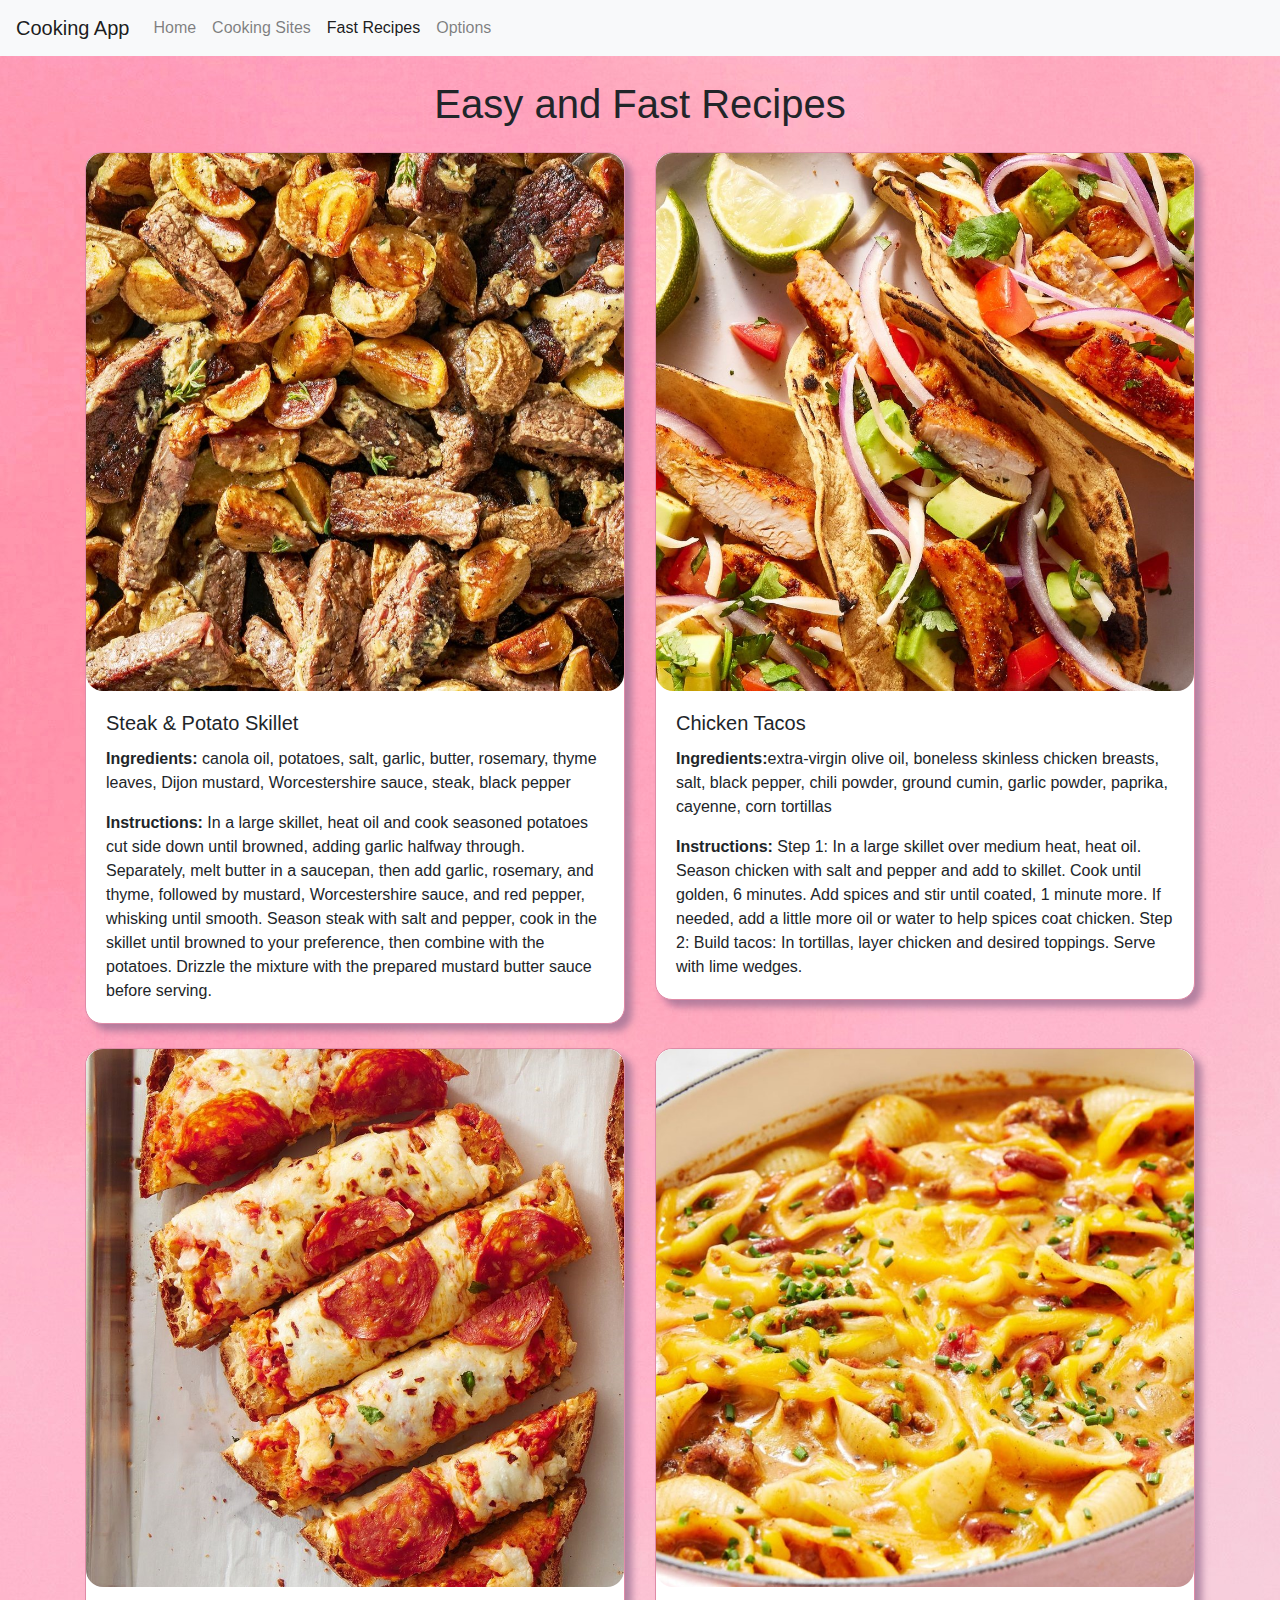
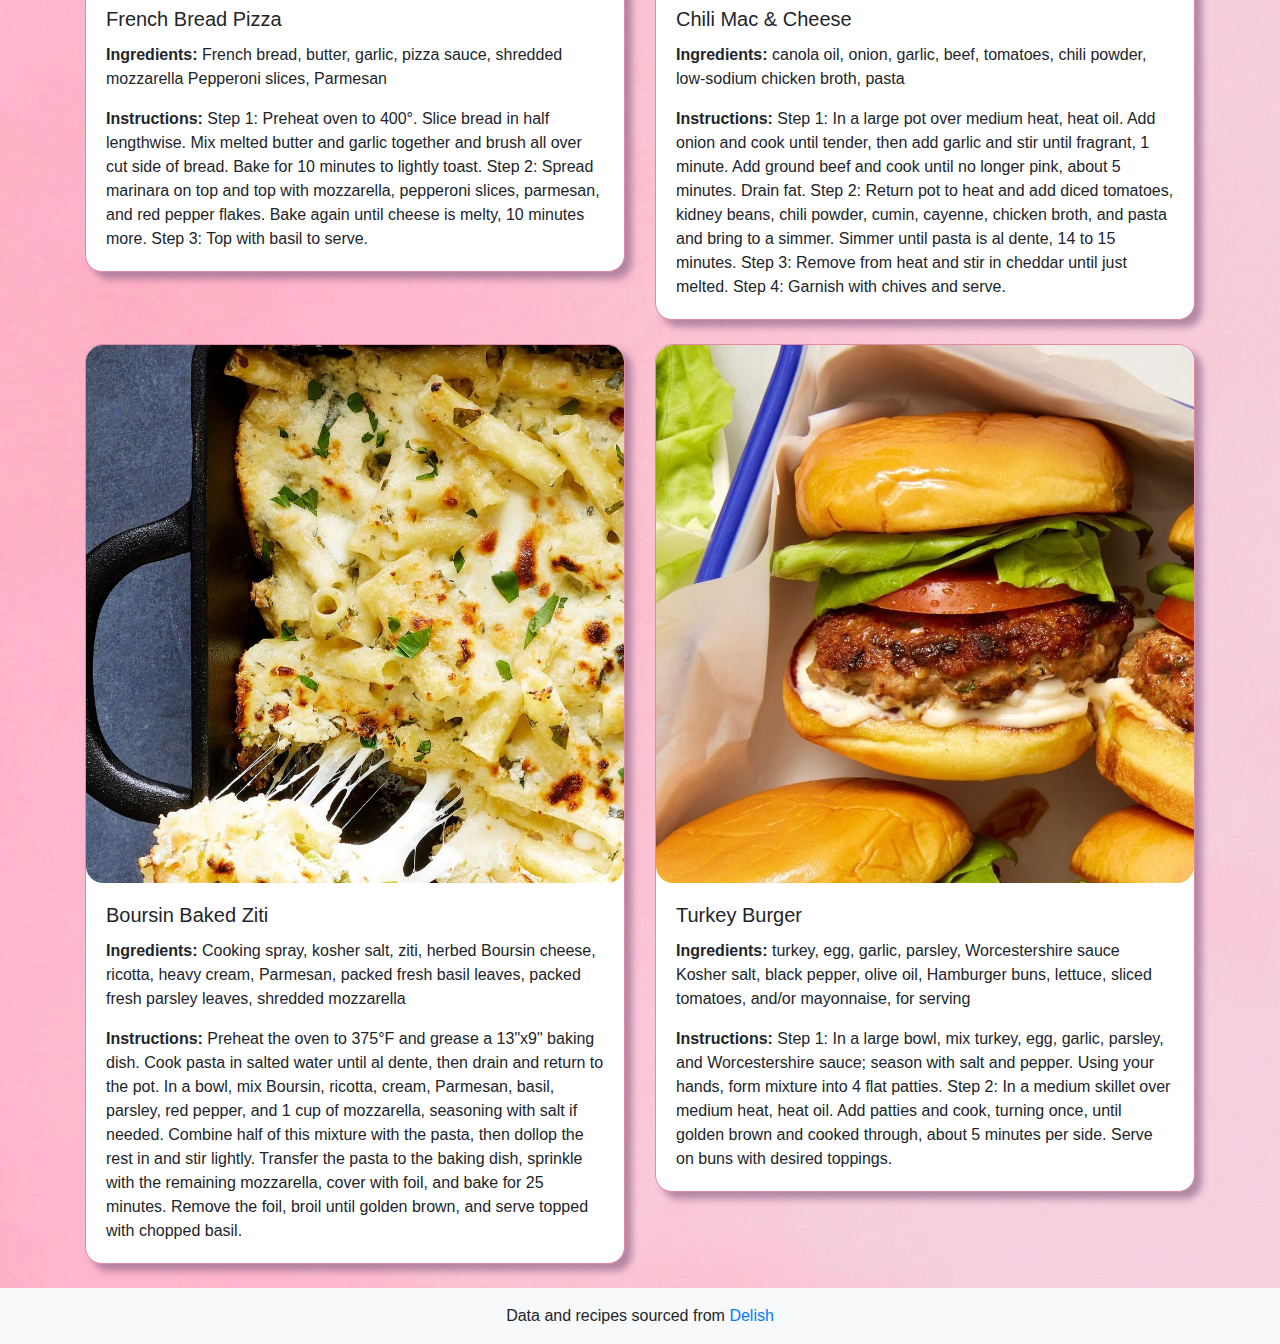
<file: fast-recipes.html>
<!DOCTYPE html>
<html lang="en">
<head>
    <meta charset="UTF-8">
    <meta name="viewport" content="width=device-width, initial-scale=1.0">
    <title>Fast Recipes</title>
    <!-- Bootstrap CSS -->
    <link href="https://stackpath.bootstrapcdn.com/bootstrap/4.5.2/css/bootstrap.min.css" rel="stylesheet">
    <!-- Custom CSS -->
    <link rel="stylesheet" href="fast-recipe-style.css">
</head>
<body>
    <!-- Navigation Menu -->
    <nav class="navbar navbar-expand-lg navbar-light bg-light">
        <a class="navbar-brand" href="#">Cooking App</a>
        <button class="navbar-toggler" type="button" data-toggle="collapse" data-target="#navbarNav" aria-controls="navbarNav" aria-expanded="false" aria-label="Toggle navigation">
            <span class="navbar-toggler-icon"></span>
        </button>
        <div class="collapse navbar-collapse" id="navbarNav">
            <ul class="navbar-nav">
                <li class="nav-item">
                    <a class="nav-link" href="index.html">Home</a>
                </li>
                <li class="nav-item">
                    <a class="nav-link" href="cookingwebsite-table.html">Cooking Sites</a>
                </li>
                <li class="nav-item active">
                    <a class="nav-link" href="#">Fast Recipes <span class="sr-only">(current)</span></a>
                </li>
                <li class="nav-item">
                    <a class="nav-link" href="#">Options</a>
                </li>
            </ul>
        </div>
    </nav>

    <div class="container">
        <h1 class="text-center my-4">Easy and Fast Recipes</h1>
        <div class="row">
            <div class="col-md-6">
                <div class="card mb-4">
                    <img src="assets/img/del089923-steak-potato.jpg" class="card-img-top" alt="Recipe 1">
                    <div class="card-body">
                        <h5 class="card-title">Steak & Potato Skillet</h5>
                        <p class="card-text"><strong>Ingredients:</strong> canola oil, potatoes, salt, garlic, butter, rosemary, thyme leaves, Dijon mustard, Worcestershire sauce, steak, black pepper</p>
                        <p class="card-text"><strong>Instructions:</strong> In a large skillet, heat oil and cook seasoned potatoes cut side down until browned, adding garlic halfway through. Separately, melt butter in a saucepan, then add garlic, rosemary, and thyme, followed by mustard, Worcestershire sauce, and red pepper, whisking until smooth. Season steak with salt and pepper, cook in the skillet until browned to your preference, then combine with the potatoes. Drizzle the mixture with the prepared mustard butter sauce before serving.</p>
                    </div>
                </div>
            </div>
            <div class="col-md-6">
                <div class="card mb-4">
                    <img src="assets/img/chicken-tacos.jpg" class="card-img-top" alt="Recipe 2">
                    <div class="card-body">
                        <h5 class="card-title">Chicken Tacos</h5>
                        <p class="card-text"><strong>Ingredients:</strong>extra-virgin olive oil, boneless skinless chicken breasts, salt, black pepper, chili powder, ground cumin, garlic powder, paprika, cayenne, corn tortillas</p>
                        <p class="card-text"><strong>Instructions:</strong> Step 1: 
                            In a large skillet over medium heat, heat oil. Season chicken with salt and pepper and add to skillet. Cook until golden, 6 minutes. Add spices and stir until coated, 1 minute more. If needed, add a little more oil or water to help spices coat chicken. 
                            Step 2: 
                            Build tacos: In tortillas, layer chicken and desired toppings. Serve with lime wedges. </p>
                    </div>
                </div>
            </div>
            <div class="col-md-6">
                <div class="card mb-4">
                    <img src="assets/img/french-bread-pizza.jpg" class="card-img-top" alt="Recipe 3">
                    <div class="card-body">
                        <h5 class="card-title">French Bread Pizza</h5>
                        <p class="card-text"><strong>Ingredients:</strong> French bread, butter, garlic, pizza sauce, shredded mozzarella
                            Pepperoni slices, Parmesan</p>
                        <p class="card-text"><strong>Instructions:</strong> Step 1:
                            Preheat oven to 400°. Slice bread in half lengthwise. Mix melted butter and garlic together and brush all over cut side of bread. Bake for 10 minutes to lightly toast. 
                            Step 2:
                            Spread marinara on top and top with mozzarella, pepperoni slices, parmesan, and red pepper flakes. Bake again until cheese is melty, 10 minutes more. 
                            Step 3:
                            Top with basil to serve.</p>
                    </div>
                </div>
            </div>
            <div class="col-md-6">
                <div class="card mb-4">
                    <img src="assets/img/chili-mac-and-cheese.jpg" class="card-img-top" alt="Recipe 4">
                    <div class="card-body">
                        <h5 class="card-title">Chili Mac & Cheese</h5>
                        <p class="card-text"><strong>Ingredients:</strong> canola oil, onion, garlic, beef, tomatoes, chili powder, low-sodium chicken broth, pasta</p>
                        <p class="card-text"><strong>Instructions:</strong> Step 1:
                            In a large pot over medium heat, heat oil. Add onion and cook until tender, then add garlic and stir until fragrant, 1 minute. Add ground beef and cook until no longer pink, about 5 minutes. Drain fat.
                            Step 2:
                            Return pot to heat and add diced tomatoes, kidney beans, chili powder, cumin, cayenne, chicken broth, and pasta and bring to a simmer. Simmer until pasta is al dente, 14 to 15 minutes.
                            Step 3:
                            Remove from heat and stir in cheddar until just melted.
                            Step 4:
                            Garnish with chives and serve.</p>
                    </div>
                </div>
            </div>
            <div class="col-md-6">
                <div class="card mb-4">
                    <img src="assets/img/boursin-baked-ziti-lead.jpg" class="card-img-top" alt="Recipe 5">
                    <div class="card-body">
                        <h5 class="card-title">Boursin Baked Ziti</h5>
                        <p class="card-text"><strong>Ingredients:</strong> Cooking spray, kosher salt, ziti, herbed Boursin cheese, ricotta, heavy cream, Parmesan, packed fresh basil leaves, packed fresh parsley leaves, shredded mozzarella</p>
                        <p class="card-text"><strong>Instructions:</strong> Preheat the oven to 375°F and grease a 13"x9" baking dish. Cook pasta in salted water until al dente, then drain and return to the pot. In a bowl, mix Boursin, ricotta, cream, Parmesan, basil, parsley, red pepper, and 1 cup of mozzarella, seasoning with salt if needed. Combine half of this mixture with the pasta, then dollop the rest in and stir lightly. Transfer the pasta to the baking dish, sprinkle with the remaining mozzarella, cover with foil, and bake for 25 minutes. Remove the foil, broil until golden brown, and serve topped with chopped basil.</p>
                    </div>
                </div>
            </div>
            <div class="col-md-6">
                <div class="card mb-4">
                    <img src="assets/img/turkey-burger.jpg" class="card-img-top" alt="Recipe 6">
                    <div class="card-body">
                        <h5 class="card-title">Turkey Burger</h5>
                        <p class="card-text"><strong>Ingredients:</strong> turkey, egg, garlic, parsley, Worcestershire sauce
                            Kosher salt, black pepper, olive oil, Hamburger buns, lettuce, sliced tomatoes, and/or mayonnaise, for serving</p>
                        <p class="card-text"><strong>Instructions:</strong> Step 1:
                            In a large bowl, mix turkey, egg, garlic, parsley, and Worcestershire sauce; season with salt and pepper. Using your hands, form mixture into 4 flat patties. 
                            Step 2:
                            In a medium skillet over medium heat, heat oil. Add patties and cook, turning once, until golden brown and cooked through, about 5 minutes per side. Serve on buns with desired toppings.</p>
                    </div>
                </div>
            </div>
        </div>
    </div>

    <footer class="bg-light py-3 text-center">
        <p class="mb-0">Data and recipes sourced from <a href="https://www.delish.com/cooking/menus/g1478/quick-dinner-ideas/" target="_blank">Delish</a></p>
    </footer>

    <!-- Bootstrap JS, Popper.js, and jQuery -->
    <script src="https://code.jquery.com/jquery-3.5.1.slim.min.js"></script>
    <script src="https://cdn.jsdelivr.net/npm/@popperjs/core@2.9.2/dist/umd/popper.min.js"></script>
    <script src="https://stackpath.bootstrapcdn.com/bootstrap/4.5.2/js/bootstrap.min.js"></script>
</body>
</html>
</file>
<file: fast-recipe-style.css>
body{
    background-image: url(assets/img/bg.jpg);
}

.card{
  border-color: rgb(223, 139, 167);
  border-radius: 17px;
  box-shadow:  7px 7px 7px rgba(150, 107, 143, 0.7);
}

.card-img-top{
    border-radius: 17px;
}
</file>
